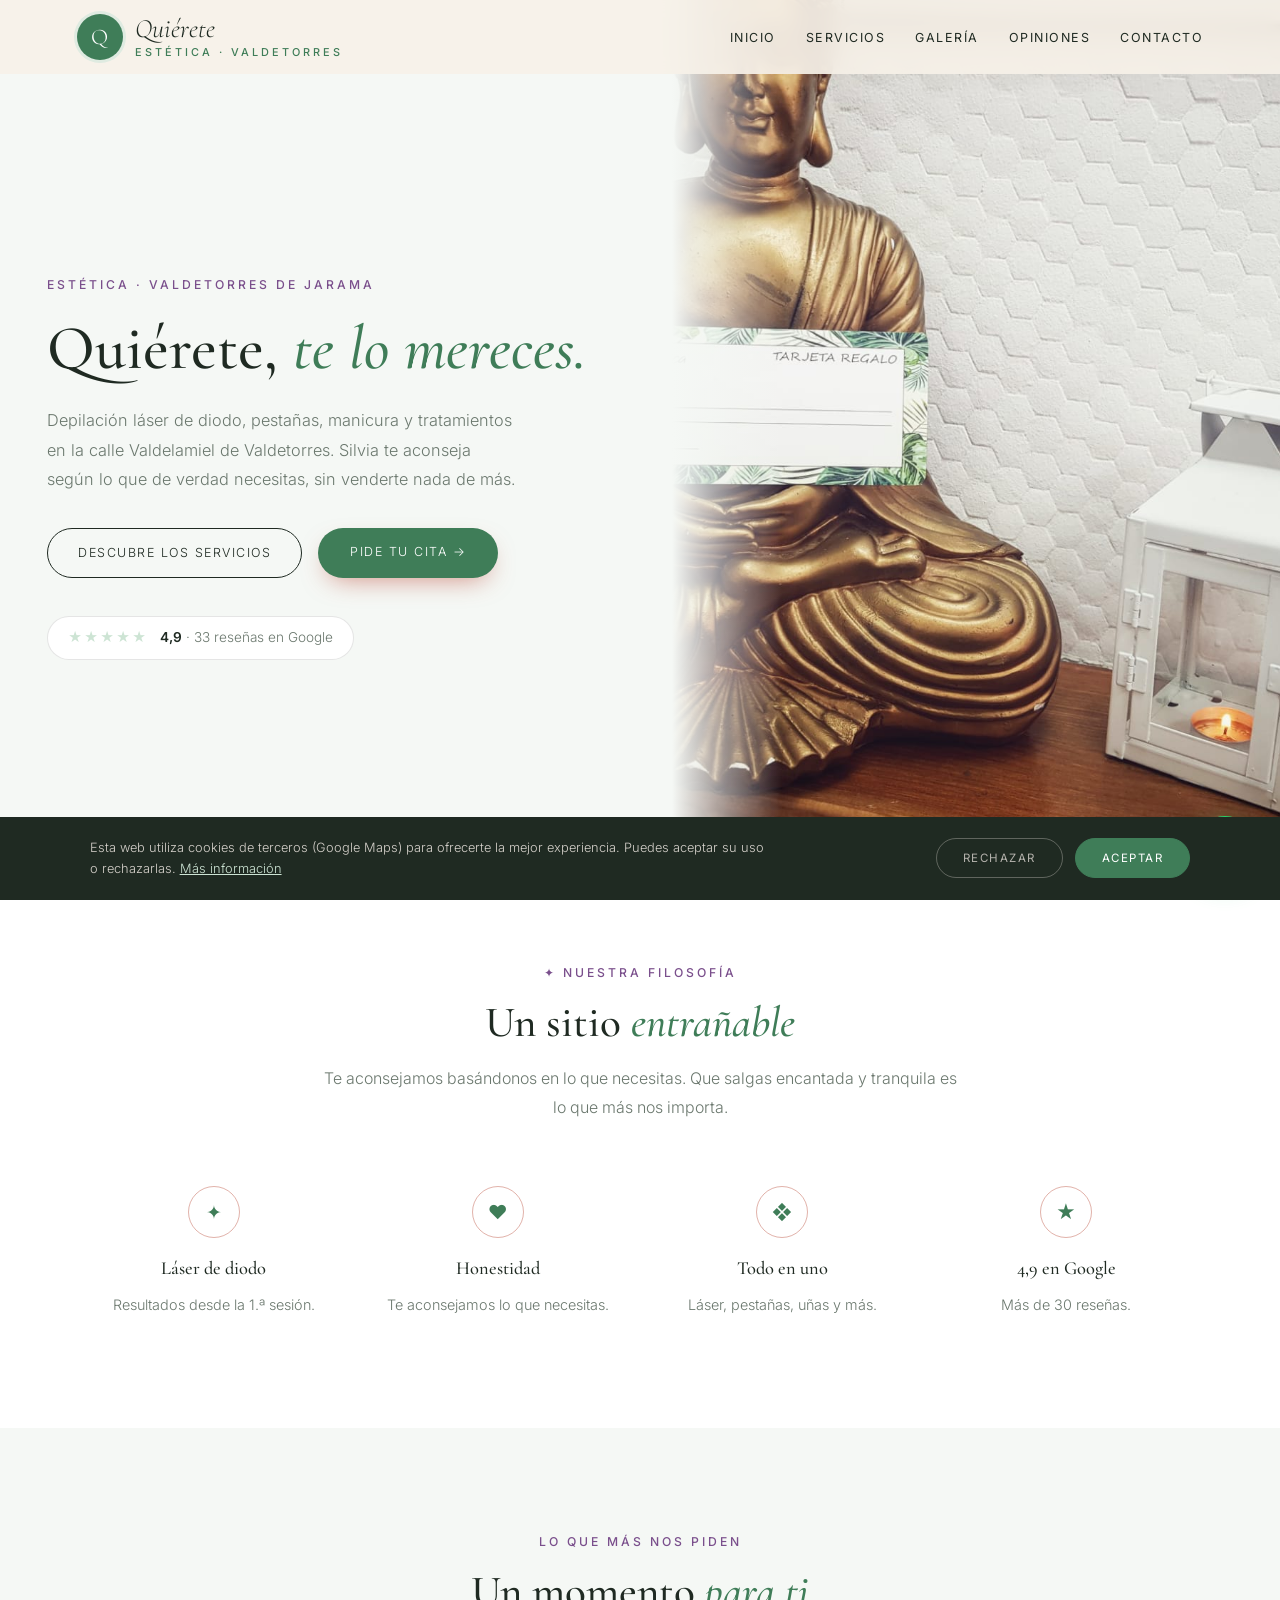
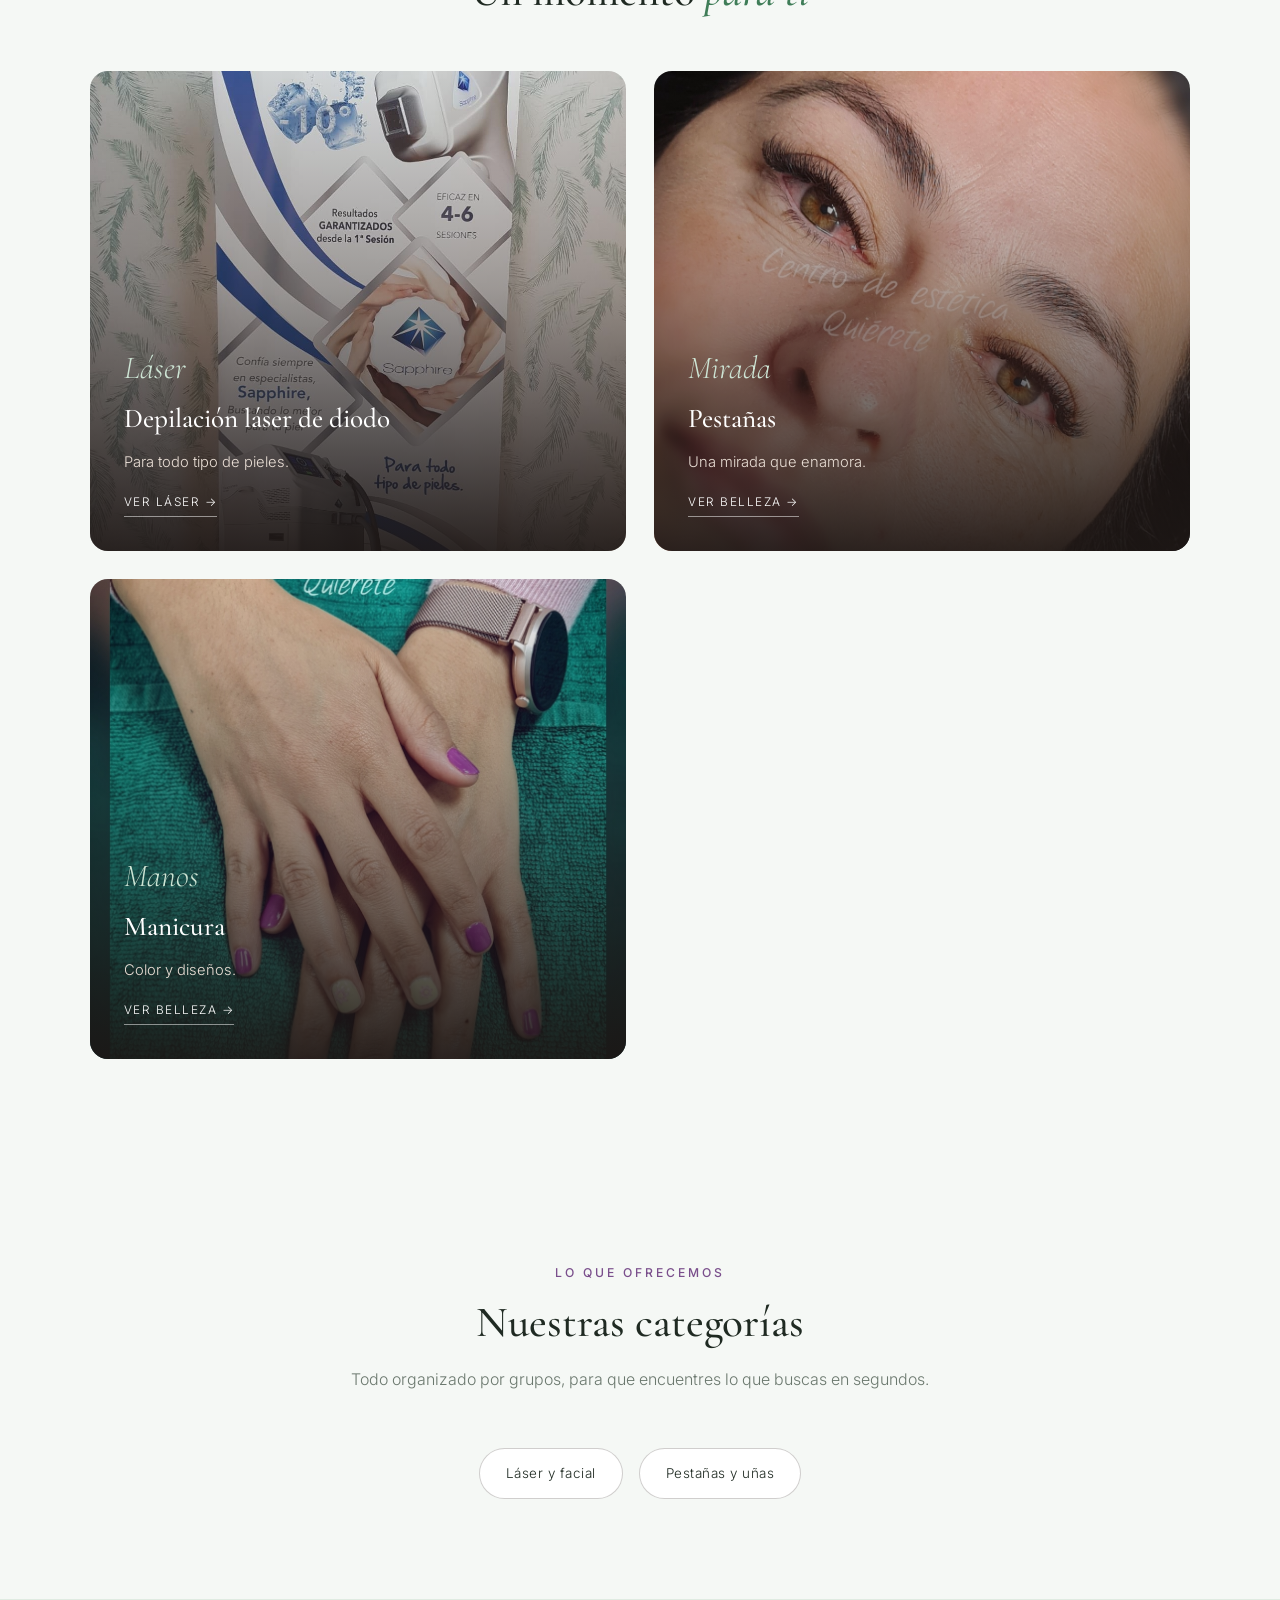
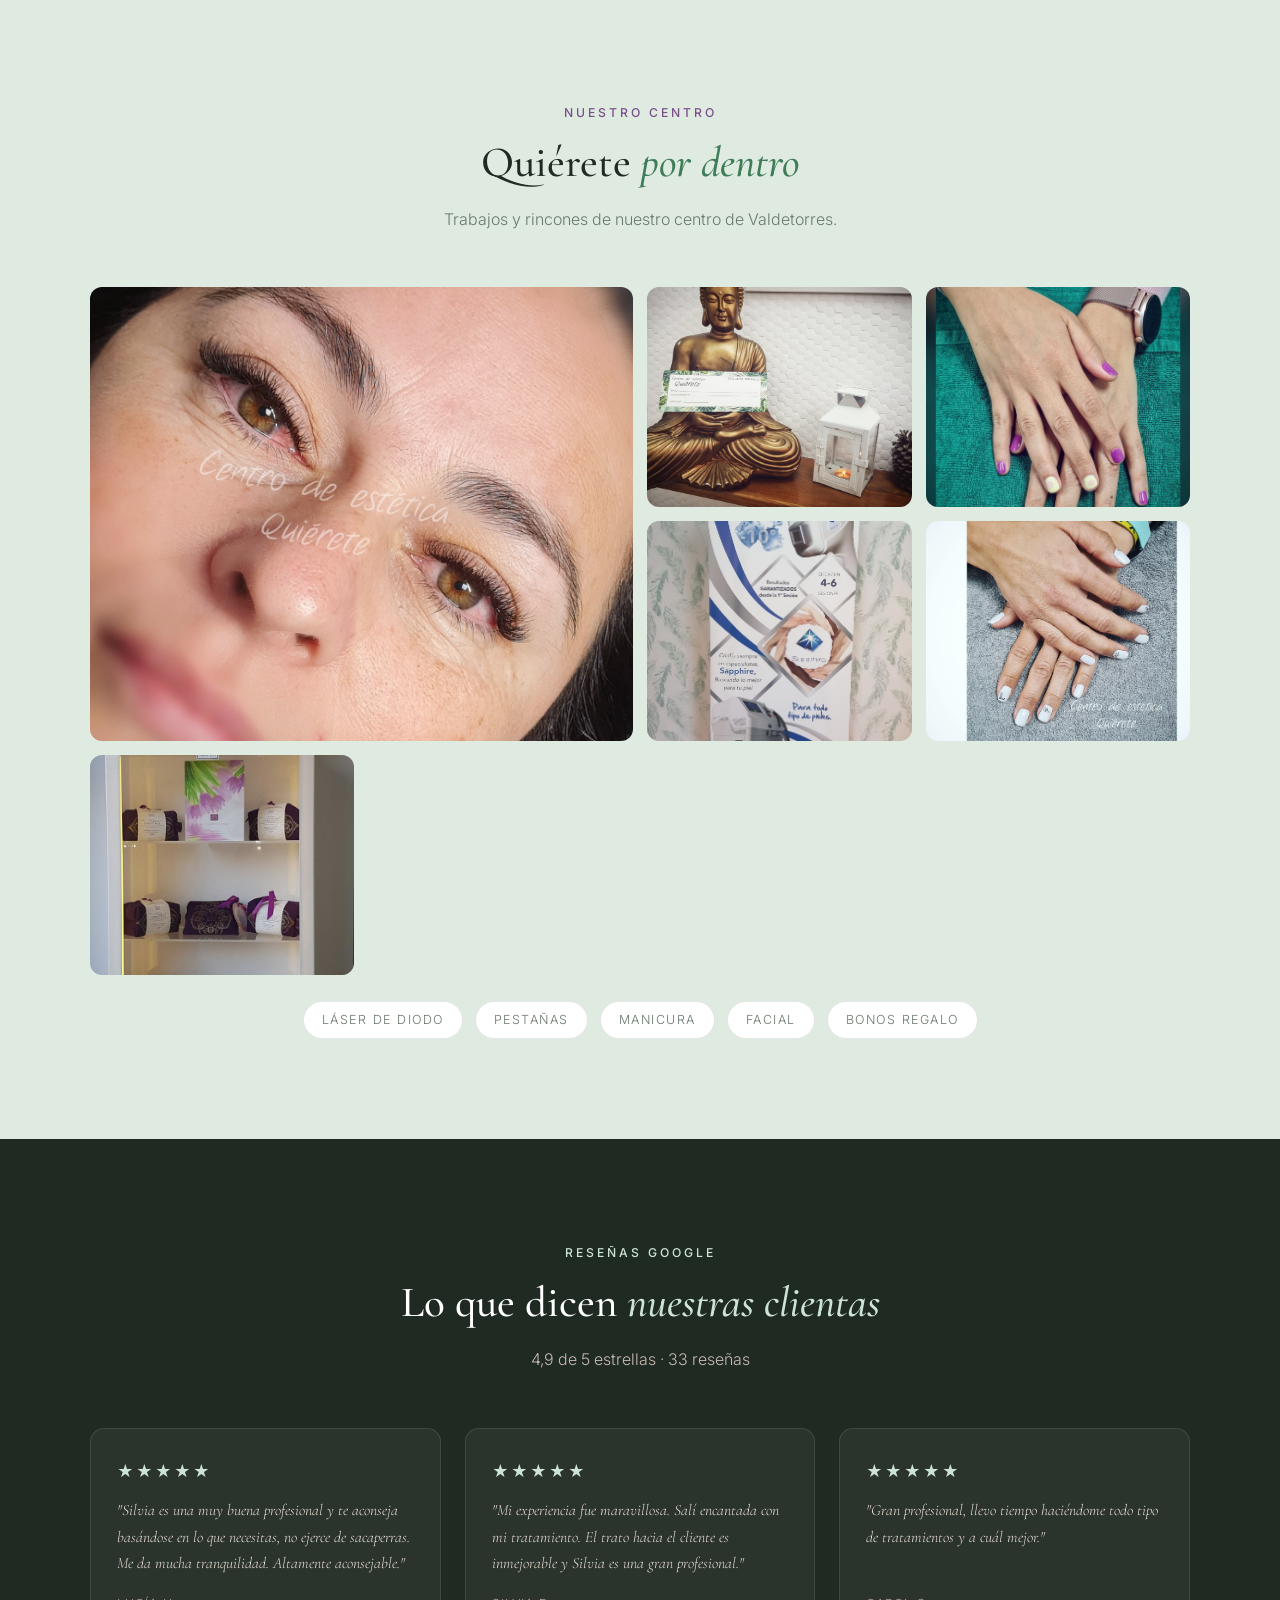
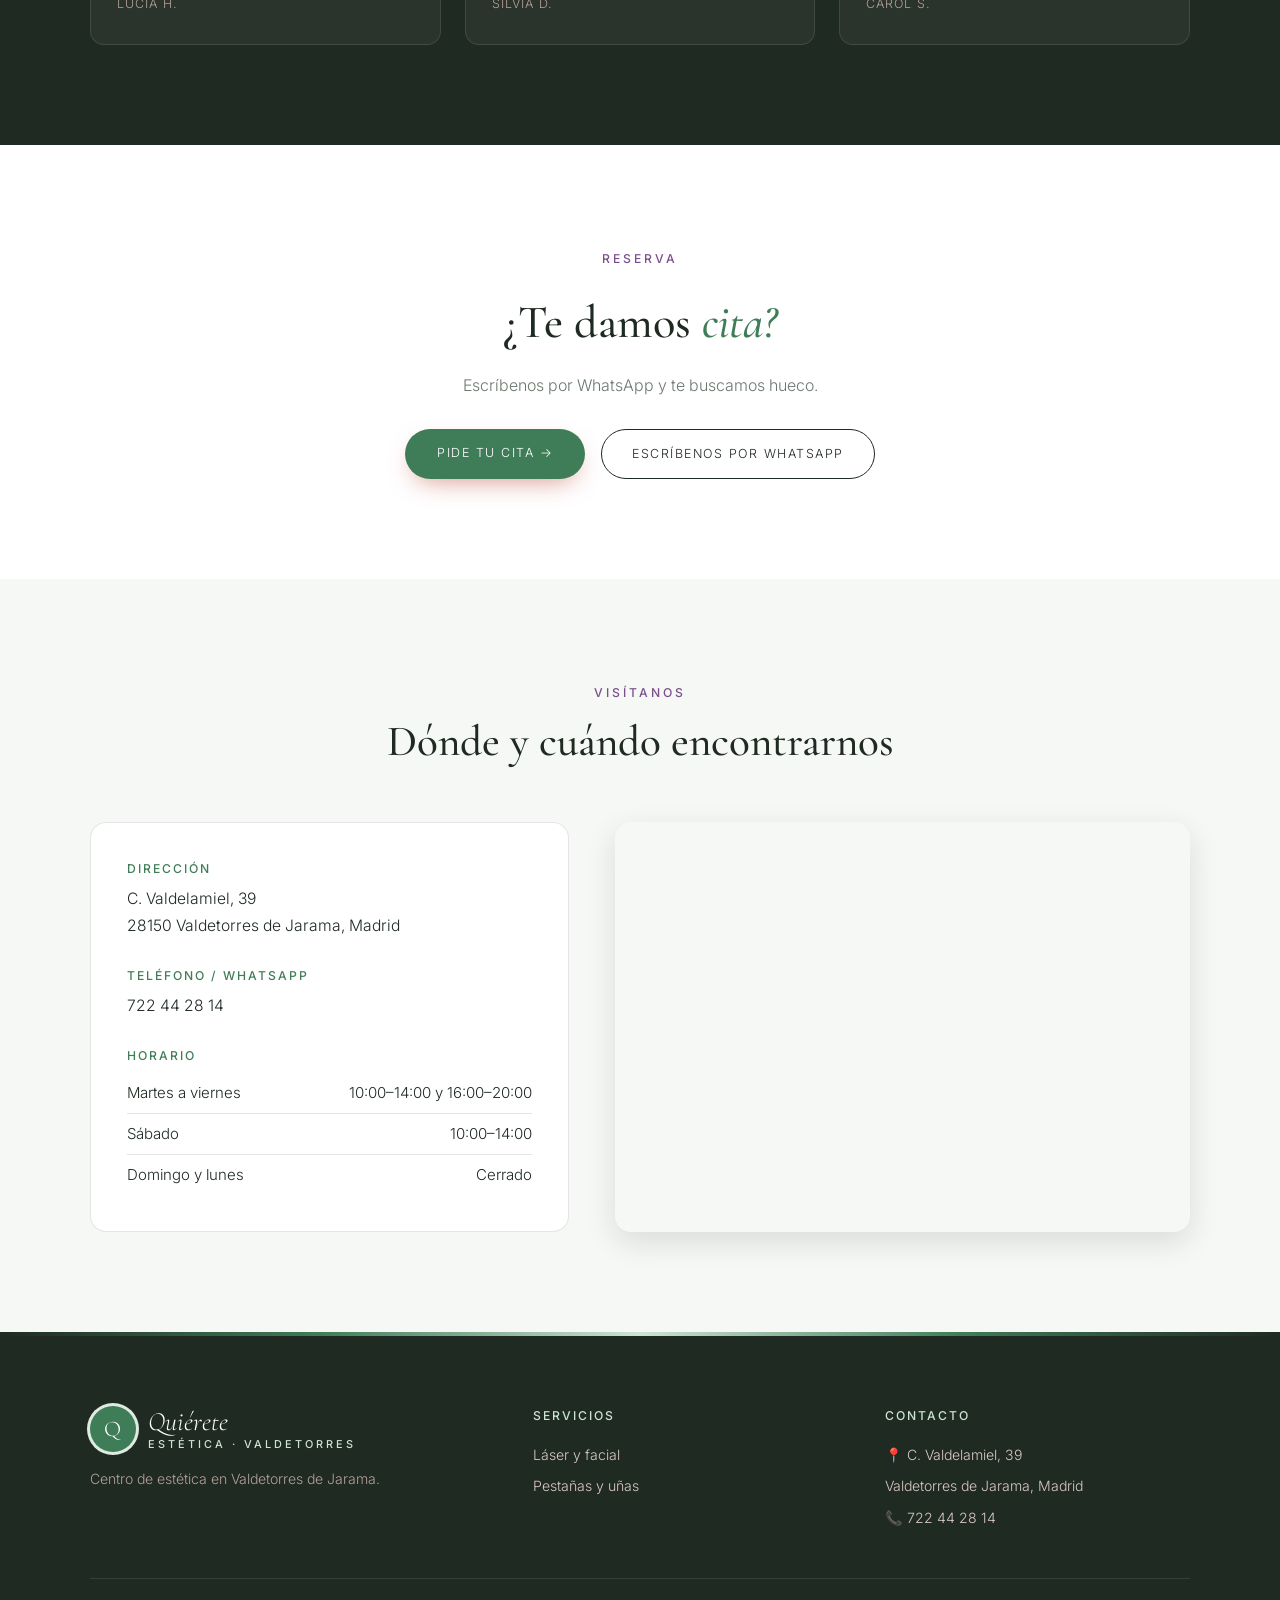
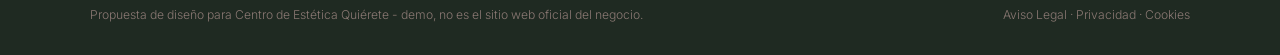
<file: index.html>
<!DOCTYPE html>
<html lang="es">
<head>
<meta charset="UTF-8">
<meta name="viewport" content="width=device-width, initial-scale=1.0">
<title>Centro de Estética Quiérete — Centro de estética en Valdetorres de Jarama</title>
<meta name="description" content="Centro de Estética Quiérete, en C. Valdelamiel 39, Valdetorres de Jarama. Depilación láser de diodo, pestañas, manicura y tratamientos con Silvia. 4,9★ con 33 reseñas en Google.">
<meta name="theme-color" content="#1f2a22">
<meta property="og:title" content="Centro de Estética Quiérete · Valdetorres de Jarama">
<meta property="og:image" content="maps_01.jpg">

<link rel="preconnect" href="https://fonts.googleapis.com"><link rel="preconnect" href="https://fonts.gstatic.com" crossorigin><link href="https://fonts.googleapis.com/css2?family=Cormorant+Garamond:ital,wght@0,500;0,600;1,500&family=Inter:wght@300;400;500;600&display=swap" rel="stylesheet">
<link rel="stylesheet" href="styles.css">
</head>
<body>

<header id="header">
  <a href="index.html" class="logo" aria-label="Centro de Estética Quiérete, inicio"><span class="logo-mark">Q</span><span class="logo-text"><span class="script">Quiérete</span><small>estética · Valdetorres</small></span></a>
  <nav id="nav" aria-label="Navegación principal"><ul><li><a href="index.html#inicio">Inicio</a></li><li><a href="servicios.html">Servicios</a></li><li><a href="index.html#galeria">Galería</a></li><li><a href="index.html#opiniones">Opiniones</a></li><li><a href="index.html#contacto">Contacto</a></li></ul></nav><button class="nav-toggle" id="navToggle" aria-label="Abrir menú">☰</button>
</header>

<section class="hero" id="inicio">
  <div class="hero-text">
    <span class="eyebrow">Estética · Valdetorres de Jarama</span>
    <h1>Quiérete, <em>te lo mereces.</em></h1>
    <p>Depilación láser de diodo, pestañas, manicura y tratamientos en la calle Valdelamiel de Valdetorres. Silvia te aconseja según lo que de verdad necesitas, sin venderte nada de más.</p>
    <div class="hero-ctas">
      <a href="servicios.html" class="btn-outline">Descubre los servicios</a>
      <a href="https://wa.me/34722442814?text=Hola%2C%20he%20visto%20vuestra%20web%20y%20me%20gustar%C3%ADa%20pedir%20cita%20en%20Qui%C3%A9rete" class="btn-solid" target="_blank" rel="noopener">Pide tu cita →</a>
    </div>
    <a class="hero-rating" href="https://www.google.com/maps/search/?api=1&query=Centro+de+Est%C3%A9tica+Qui%C3%A9rete,+Calle+Valdelamiel+39,+Valdetorres+de+Jarama" target="_blank" rel="noopener"><span class="stars">★★★★★</span><span><strong>4,9</strong> · 33 reseñas en Google</span></a>
  </div>
  <div class="hero-img"><img src="maps_01.jpg" alt="Rincón del Centro de Estética Quiérete en Valdetorres" style="object-position:center 50%;"></div>
</section>

<section class="trust">
  <div class="section-head">
    <span class="eyebrow">✦ Nuestra filosofía</span>
    <h2>Un sitio <em>entrañable</em></h2>
    <p>Te aconsejamos basándonos en lo que necesitas. Que salgas encantada y tranquila es lo que más nos importa.</p>
  </div>
  <div class="trust-grid">
    <div class="trust-card"><span class="trust-ic">✦</span><h3>Láser de diodo</h3><p>Resultados desde la 1.ª sesión.</p></div>
    <div class="trust-card"><span class="trust-ic">♥</span><h3>Honestidad</h3><p>Te aconsejamos lo que necesitas.</p></div>
    <div class="trust-card"><span class="trust-ic">❖</span><h3>Todo en uno</h3><p>Láser, pestañas, uñas y más.</p></div>
    <div class="trust-card"><span class="trust-ic">★</span><h3>4,9 en Google</h3><p>Más de 30 reseñas.</p></div>
  </div>
</section>

<section class="worlds">
  <div class="section-head">
    <span class="eyebrow">Lo que más nos piden</span>
    <h2>Un momento <em>para ti</em></h2>
  </div>
  <div class="worlds-grid">
    <a href="servicios.html#laser" class="world-card"><img src="maps_04.jpg" alt="Depilación láser de diodo"><div class="world-text"><span class="script">Láser</span><h3>Depilación láser de diodo</h3><p>Para todo tipo de pieles.</p><span class="world-link">Ver láser →</span></div></a>
    <a href="servicios.html#belleza" class="world-card"><img src="maps_08.jpg" alt="Pestañas"><div class="world-text"><span class="script">Mirada</span><h3>Pestañas</h3><p>Una mirada que enamora.</p><span class="world-link">Ver belleza →</span></div></a>
    <a href="servicios.html#belleza" class="world-card"><img src="maps_10.jpg" alt="Manicura"><div class="world-text"><span class="script">Manos</span><h3>Manicura</h3><p>Color y diseños.</p><span class="world-link">Ver belleza →</span></div></a>
  </div>
</section>

<section>
  <div class="section-head">
    <span class="eyebrow">Lo que ofrecemos</span>
    <h2>Nuestras categorías</h2>
    <p>Todo organizado por grupos, para que encuentres lo que buscas en segundos.</p>
  </div>
  <div class="cat-pills">
    <a href="servicios.html#laser" class="cat-pill">Láser y facial</a>
    <a href="servicios.html#belleza" class="cat-pill">Pestañas y uñas</a>
  </div>
</section>

<section class="gallery-wrap" id="galeria">
  <div class="section-head">
    <span class="eyebrow">Nuestro centro</span>
    <h2>Quiérete <em>por dentro</em></h2>
    <p>Trabajos y rincones de nuestro centro de Valdetorres.</p>
  </div>
  <div class="gallery">
    <figure class="big"><img src="maps_08.jpg" alt="Pestañas" loading="lazy"></figure>
    <figure><img src="maps_01.jpg" alt="Rincón zen con bono regalo" loading="lazy"></figure>
    <figure><img src="maps_10.jpg" alt="Manicura en lila" loading="lazy"></figure>
    <figure><img src="maps_04.jpg" alt="Láser de diodo" loading="lazy"></figure>
    <figure><img src="maps_09.jpg" alt="Manicura con diseño" loading="lazy"></figure>
    <figure><img src="maps_02.jpg" alt="Nuestros productos" loading="lazy"></figure>
  </div>
  <div class="brands"><span>Láser de diodo</span><span>Pestañas</span><span>Manicura</span><span>Facial</span><span>Bonos regalo</span></div>
</section>

<section class="reviews-wrap" id="opiniones">
  <div class="section-head">
    <span class="eyebrow">Reseñas Google</span>
    <h2>Lo que dicen <em>nuestras clientas</em></h2>
    <p>4,9 de 5 estrellas · 33 reseñas</p>
  </div>
  <div class="review-grid">
    <div class="review-card"><div class="stars">★★★★★</div><p>"Silvia es una muy buena profesional y te aconseja basándose en lo que necesitas, no ejerce de sacaperras. Me da mucha tranquilidad. Altamente aconsejable."</p><cite>Lucía H.</cite></div>
    <div class="review-card"><div class="stars">★★★★★</div><p>"Mi experiencia fue maravillosa. Salí encantada con mi tratamiento. El trato hacia el cliente es inmejorable y Silvia es una gran profesional."</p><cite>Silvia D.</cite></div>
    <div class="review-card"><div class="stars">★★★★★</div><p>"Gran profesional, llevo tiempo haciéndome todo tipo de tratamientos y a cuál mejor."</p><cite>Carol S.</cite></div>
  </div>
</section>

<section class="cta-section">
  <span class="eyebrow">Reserva</span>
  <h2>¿Te damos <em>cita?</em></h2>
  <p>Escríbenos por WhatsApp y te buscamos hueco.</p>
  <div class="cta-row">
    <a href="https://wa.me/34722442814?text=Hola%2C%20he%20visto%20vuestra%20web%20y%20me%20gustar%C3%ADa%20pedir%20cita%20en%20Qui%C3%A9rete" class="btn-solid" target="_blank" rel="noopener">Pide tu cita →</a>
    <a href="https://wa.me/34722442814?text=Hola%2C%20he%20visto%20vuestra%20web%20y%20me%20gustar%C3%ADa%20pedir%20cita%20en%20Qui%C3%A9rete" class="btn-outline" target="_blank" rel="noopener">Escríbenos por WhatsApp</a>
  </div>
</section>

<section class="contact-section" id="contacto">
  <div class="section-head">
    <span class="eyebrow">Visítanos</span>
    <h2>Dónde y cuándo encontrarnos</h2>
  </div>
  <div class="contact-grid">
    <div class="contact-info">
      <div class="contact-block"><h3>Dirección</h3><p>C. Valdelamiel, 39<br>28150 Valdetorres de Jarama, Madrid</p></div>
      <div class="contact-block"><h3>Teléfono / WhatsApp</h3><p><a href="tel:+34722442814">722 44 28 14</a></p></div>
      <div class="contact-block"><h3>Horario</h3><ul class="hours-list"><li><span>Martes a viernes</span><span>10:00–14:00 y 16:00–20:00</span></li><li><span>Sábado</span><span>10:00–14:00</span></li><li><span>Domingo y lunes</span><span>Cerrado</span></li></ul></div>
      
    </div>
    <div class="contact-map">
      <iframe title="Mapa de Centro de Estética Quiérete" src="https://www.google.com/maps?q=Centro+de+Est%C3%A9tica+Qui%C3%A9rete,+Calle+Valdelamiel+39,+Valdetorres+de+Jarama&output=embed" width="100%" height="100%" style="border:0;" allowfullscreen="" loading="lazy" referrerpolicy="no-referrer-when-downgrade"></iframe>
    </div>
  </div>
</section>

<footer>
  <div class="footer-grid">
    <div class="footer-brand">
      <a href="index.html" class="logo light"><span class="logo-mark">Q</span><span class="logo-text"><span class="script">Quiérete</span><small>estética · Valdetorres</small></span></a>
      <p>Centro de estética en Valdetorres de Jarama.</p>
    </div>
    <div><h4>Servicios</h4><ul><li><a href="servicios.html#laser">Láser y facial</a></li><li><a href="servicios.html#belleza">Pestañas y uñas</a></li></ul></div>
    <div><h4>Contacto</h4><ul><li>📍 C. Valdelamiel, 39</li><li>Valdetorres de Jarama, Madrid</li><li>📞 <a href="tel:+34722442814">722 44 28 14</a></li></ul></div>
  </div>
  <div class="footer-bottom">
    <span>Propuesta de diseño para Centro de Estética Quiérete - demo, no es el sitio web oficial del negocio.</span>
    <span><a href="aviso-legal.html">Aviso Legal</a> &middot; <a href="politica-privacidad.html">Privacidad</a> &middot; <a href="politica-cookies.html">Cookies</a></span>
  </div>
</footer>

<div id="cookie-banner" class="cookie-banner"><p>Esta web utiliza cookies de terceros (Google Maps) para ofrecerte la mejor experiencia. Puedes aceptar su uso o rechazarlas. <a href="politica-cookies.html">Más información</a></p><div class="cookie-actions"><button onclick="setCookieChoice('rejected')" class="ck-reject">Rechazar</button><button onclick="setCookieChoice('accepted')" class="ck-accept">Aceptar</button></div></div>
<div class="social-fabs"><a class="wa-fab" href="https://wa.me/34722442814?text=Hola%2C%20he%20visto%20vuestra%20web%20y%20me%20gustar%C3%ADa%20pedir%20cita%20en%20Qui%C3%A9rete" target="_blank" rel="noopener" aria-label="Escribir por WhatsApp"><svg width="28" height="28" viewBox="0 0 24 24" fill="white"><path d="M17.5 14.4c-.3-.1-1.8-.9-2-1s-.5-.1-.7.1-.8 1-.9 1.2-.3.2-.6.1a8.2 8.2 0 0 1-2.4-1.5 9 9 0 0 1-1.7-2.1c-.2-.3 0-.5.1-.6l.4-.5.3-.5v-.5l-.9-2.2c-.2-.6-.5-.5-.7-.5h-.6a1.1 1.1 0 0 0-.8.4 3.4 3.4 0 0 0-1 2.5 5.9 5.9 0 0 0 1.2 3.1 13.5 13.5 0 0 0 5.2 4.6c2.6 1 2.6.7 3.1.6a2.6 2.6 0 0 0 1.7-1.2 2.1 2.1 0 0 0 .2-1.2c-.1-.1-.3-.2-.6-.3ZM12 21.8a9.8 9.8 0 0 1-5-1.4l-.4-.2-3.7 1 1-3.6-.2-.4A9.8 9.8 0 1 1 12 21.8Zm8.4-18.3A11.8 11.8 0 0 0 1.8 17.7L.2 23.8l6.3-1.6a11.8 11.8 0 0 0 5.6 1.4A11.8 11.8 0 0 0 20.4 3.5Z"/></svg></a></div>
<script src="main.js"></script>
</body>
</html>
</file>
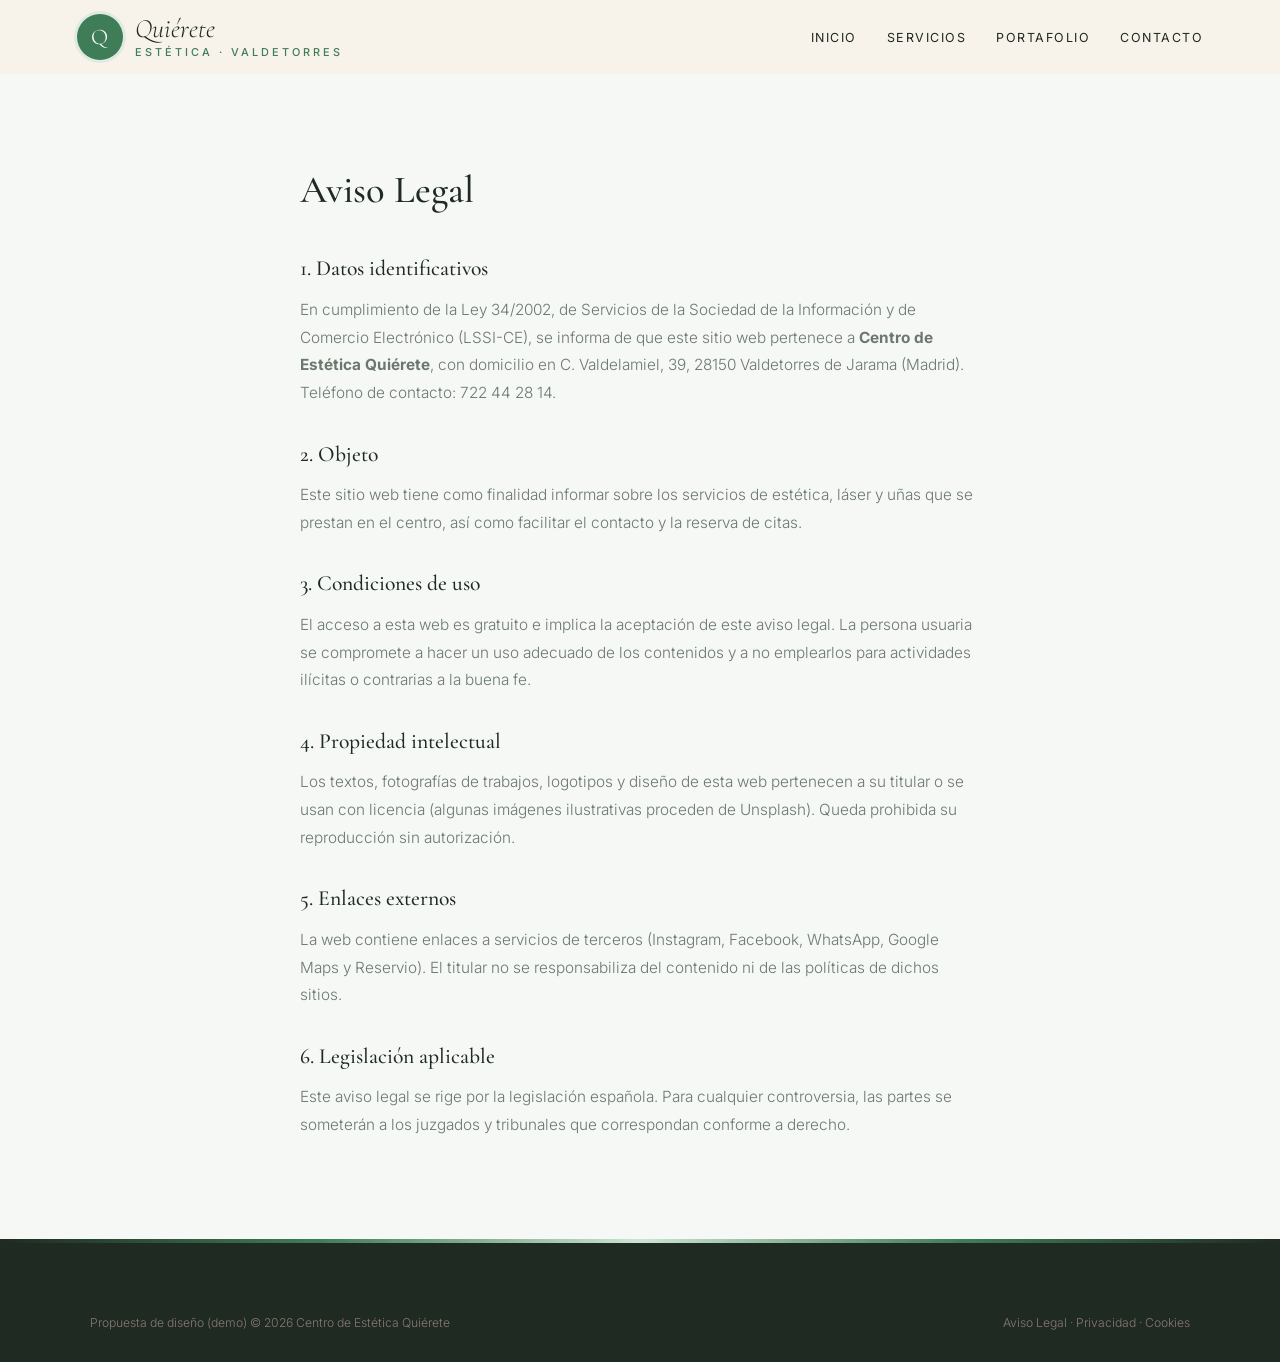
<file: aviso-legal.html>
<!DOCTYPE html>
<html lang="es">
<head>
<meta charset="UTF-8">
<meta name="viewport" content="width=device-width, initial-scale=1.0">
<title>Aviso Legal — Centro de Estética Quiérete</title>
<meta name="robots" content="noindex">

<link rel="preconnect" href="https://fonts.googleapis.com">
<link href="https://fonts.googleapis.com/css2?family=Cormorant+Garamond:ital,wght@0,500;0,600;1,500&family=Inter:wght@300;400;500;600&display=swap" rel="stylesheet">
<link rel="stylesheet" href="styles.css">
</head>
<body>
<header id="header" class="scrolled">
  <a href="index.html" class="logo" aria-label="Centro de Estética Quiérete, inicio">
    <span class="logo-mark">Q</span>
    <span class="logo-text"><span class="script">Quiérete</span><small>estética · Valdetorres</small></span>
  </a>
  <nav id="nav" aria-label="Navegación principal">
    <ul>
      <li><a href="index.html#inicio">Inicio</a></li>
      <li><a href="servicios.html">Servicios</a></li>
      <li><a href="portafolio.html">Portafolio</a></li>
      <li><a href="index.html#contacto">Contacto</a></li>
    </ul>
  </nav>
  <button class="nav-toggle" id="navToggle" aria-label="Abrir menú">☰</button>
</header>
<main class="legal"><h1>Aviso Legal</h1>
<h2>1. Datos identificativos</h2>
<p>En cumplimiento de la Ley 34/2002, de Servicios de la Sociedad de la Información y de Comercio Electrónico (LSSI-CE), se informa de que este sitio web pertenece a <strong>Centro de Estética Quiérete</strong>, con domicilio en C. Valdelamiel, 39, 28150 Valdetorres de Jarama (Madrid). Teléfono de contacto: 722 44 28 14.</p>
<h2>2. Objeto</h2>
<p>Este sitio web tiene como finalidad informar sobre los servicios de estética, láser y uñas que se prestan en el centro, así como facilitar el contacto y la reserva de citas.</p>
<h2>3. Condiciones de uso</h2>
<p>El acceso a esta web es gratuito e implica la aceptación de este aviso legal. La persona usuaria se compromete a hacer un uso adecuado de los contenidos y a no emplearlos para actividades ilícitas o contrarias a la buena fe.</p>
<h2>4. Propiedad intelectual</h2>
<p>Los textos, fotografías de trabajos, logotipos y diseño de esta web pertenecen a su titular o se usan con licencia (algunas imágenes ilustrativas proceden de Unsplash). Queda prohibida su reproducción sin autorización.</p>
<h2>5. Enlaces externos</h2>
<p>La web contiene enlaces a servicios de terceros (Instagram, Facebook, WhatsApp, Google Maps y Reservio). El titular no se responsabiliza del contenido ni de las políticas de dichos sitios.</p>
<h2>6. Legislación aplicable</h2>
<p>Este aviso legal se rige por la legislación española. Para cualquier controversia, las partes se someterán a los juzgados y tribunales que correspondan conforme a derecho.</p></main>
<footer>
  <div class="footer-bottom" style="margin-top:0">
    <span>Propuesta de diseño (demo) © 2026 Centro de Estética Quiérete</span>
    <span><a href="aviso-legal.html">Aviso Legal</a> &middot; <a href="politica-privacidad.html">Privacidad</a> &middot; <a href="politica-cookies.html">Cookies</a></span>
  </div>
</footer>
<script src="main.js"></script>
</body>
</html>
</file>
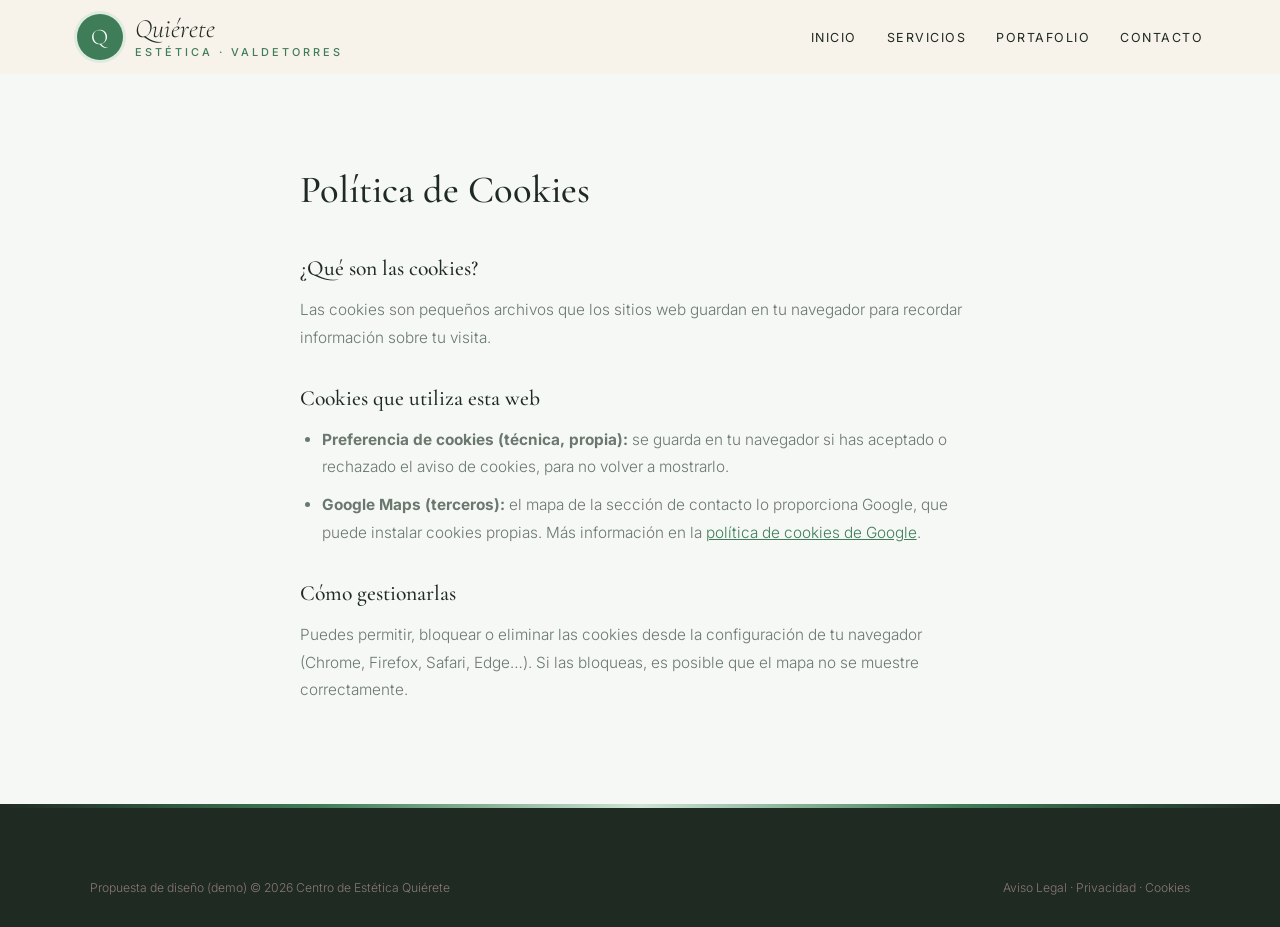
<file: politica-cookies.html>
<!DOCTYPE html>
<html lang="es">
<head>
<meta charset="UTF-8">
<meta name="viewport" content="width=device-width, initial-scale=1.0">
<title>Política de Cookies — Centro de Estética Quiérete</title>
<meta name="robots" content="noindex">

<link rel="preconnect" href="https://fonts.googleapis.com">
<link href="https://fonts.googleapis.com/css2?family=Cormorant+Garamond:ital,wght@0,500;0,600;1,500&family=Inter:wght@300;400;500;600&display=swap" rel="stylesheet">
<link rel="stylesheet" href="styles.css">
</head>
<body>
<header id="header" class="scrolled">
  <a href="index.html" class="logo" aria-label="Centro de Estética Quiérete, inicio">
    <span class="logo-mark">Q</span>
    <span class="logo-text"><span class="script">Quiérete</span><small>estética · Valdetorres</small></span>
  </a>
  <nav id="nav" aria-label="Navegación principal">
    <ul>
      <li><a href="index.html#inicio">Inicio</a></li>
      <li><a href="servicios.html">Servicios</a></li>
      <li><a href="portafolio.html">Portafolio</a></li>
      <li><a href="index.html#contacto">Contacto</a></li>
    </ul>
  </nav>
  <button class="nav-toggle" id="navToggle" aria-label="Abrir menú">☰</button>
</header>
<main class="legal"><h1>Política de Cookies</h1>
<h2>¿Qué son las cookies?</h2>
<p>Las cookies son pequeños archivos que los sitios web guardan en tu navegador para recordar información sobre tu visita.</p>
<h2>Cookies que utiliza esta web</h2>
<ul>
<li><strong>Preferencia de cookies (técnica, propia):</strong> se guarda en tu navegador si has aceptado o rechazado el aviso de cookies, para no volver a mostrarlo.</li>
<li><strong>Google Maps (terceros):</strong> el mapa de la sección de contacto lo proporciona Google, que puede instalar cookies propias. Más información en la <a href="https://policies.google.com/technologies/cookies" target="_blank" rel="noopener">política de cookies de Google</a>.</li>
</ul>
<h2>Cómo gestionarlas</h2>
<p>Puedes permitir, bloquear o eliminar las cookies desde la configuración de tu navegador (Chrome, Firefox, Safari, Edge…). Si las bloqueas, es posible que el mapa no se muestre correctamente.</p></main>
<footer>
  <div class="footer-bottom" style="margin-top:0">
    <span>Propuesta de diseño (demo) © 2026 Centro de Estética Quiérete</span>
    <span><a href="aviso-legal.html">Aviso Legal</a> &middot; <a href="politica-privacidad.html">Privacidad</a> &middot; <a href="politica-cookies.html">Cookies</a></span>
  </div>
</footer>
<script src="main.js"></script>
</body>
</html>
</file>
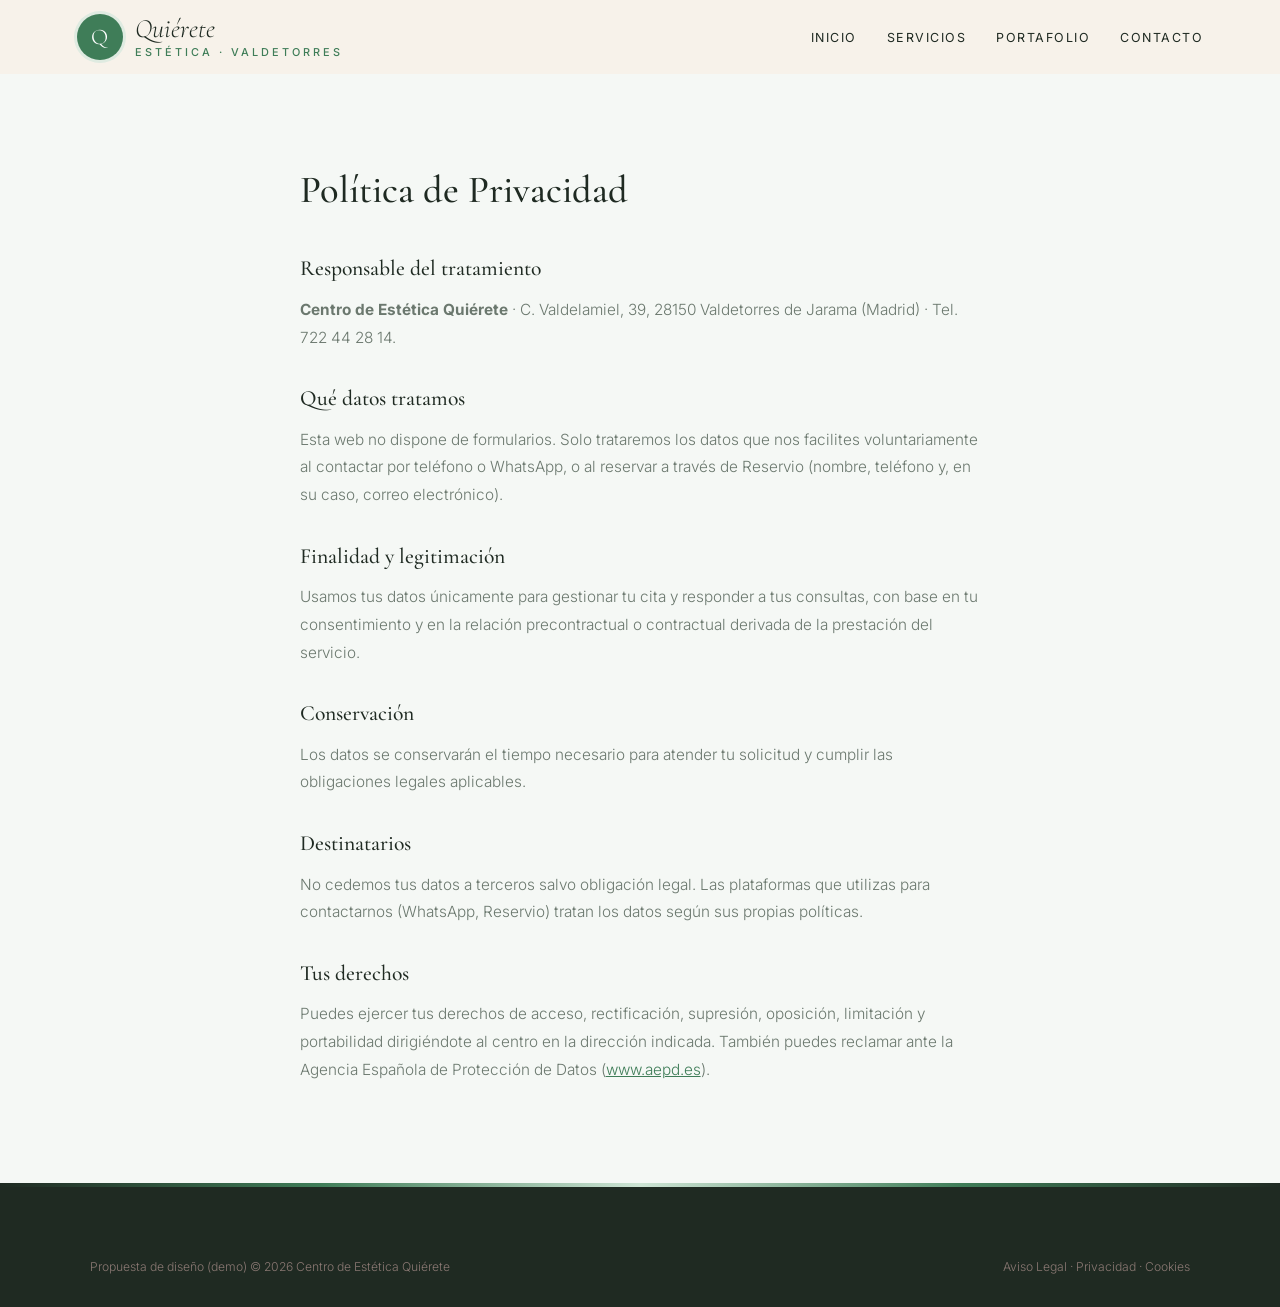
<file: politica-privacidad.html>
<!DOCTYPE html>
<html lang="es">
<head>
<meta charset="UTF-8">
<meta name="viewport" content="width=device-width, initial-scale=1.0">
<title>Política de Privacidad — Centro de Estética Quiérete</title>
<meta name="robots" content="noindex">

<link rel="preconnect" href="https://fonts.googleapis.com">
<link href="https://fonts.googleapis.com/css2?family=Cormorant+Garamond:ital,wght@0,500;0,600;1,500&family=Inter:wght@300;400;500;600&display=swap" rel="stylesheet">
<link rel="stylesheet" href="styles.css">
</head>
<body>
<header id="header" class="scrolled">
  <a href="index.html" class="logo" aria-label="Centro de Estética Quiérete, inicio">
    <span class="logo-mark">Q</span>
    <span class="logo-text"><span class="script">Quiérete</span><small>estética · Valdetorres</small></span>
  </a>
  <nav id="nav" aria-label="Navegación principal">
    <ul>
      <li><a href="index.html#inicio">Inicio</a></li>
      <li><a href="servicios.html">Servicios</a></li>
      <li><a href="portafolio.html">Portafolio</a></li>
      <li><a href="index.html#contacto">Contacto</a></li>
    </ul>
  </nav>
  <button class="nav-toggle" id="navToggle" aria-label="Abrir menú">☰</button>
</header>
<main class="legal"><h1>Política de Privacidad</h1>
<h2>Responsable del tratamiento</h2>
<p><strong>Centro de Estética Quiérete</strong> · C. Valdelamiel, 39, 28150 Valdetorres de Jarama (Madrid) · Tel. 722 44 28 14.</p>
<h2>Qué datos tratamos</h2>
<p>Esta web no dispone de formularios. Solo trataremos los datos que nos facilites voluntariamente al contactar por teléfono o WhatsApp, o al reservar a través de Reservio (nombre, teléfono y, en su caso, correo electrónico).</p>
<h2>Finalidad y legitimación</h2>
<p>Usamos tus datos únicamente para gestionar tu cita y responder a tus consultas, con base en tu consentimiento y en la relación precontractual o contractual derivada de la prestación del servicio.</p>
<h2>Conservación</h2>
<p>Los datos se conservarán el tiempo necesario para atender tu solicitud y cumplir las obligaciones legales aplicables.</p>
<h2>Destinatarios</h2>
<p>No cedemos tus datos a terceros salvo obligación legal. Las plataformas que utilizas para contactarnos (WhatsApp, Reservio) tratan los datos según sus propias políticas.</p>
<h2>Tus derechos</h2>
<p>Puedes ejercer tus derechos de acceso, rectificación, supresión, oposición, limitación y portabilidad dirigiéndote al centro en la dirección indicada. También puedes reclamar ante la Agencia Española de Protección de Datos (<a href="https://www.aepd.es" target="_blank" rel="noopener">www.aepd.es</a>).</p></main>
<footer>
  <div class="footer-bottom" style="margin-top:0">
    <span>Propuesta de diseño (demo) © 2026 Centro de Estética Quiérete</span>
    <span><a href="aviso-legal.html">Aviso Legal</a> &middot; <a href="politica-privacidad.html">Privacidad</a> &middot; <a href="politica-cookies.html">Cookies</a></span>
  </div>
</footer>
<script src="main.js"></script>
</body>
</html>
</file>
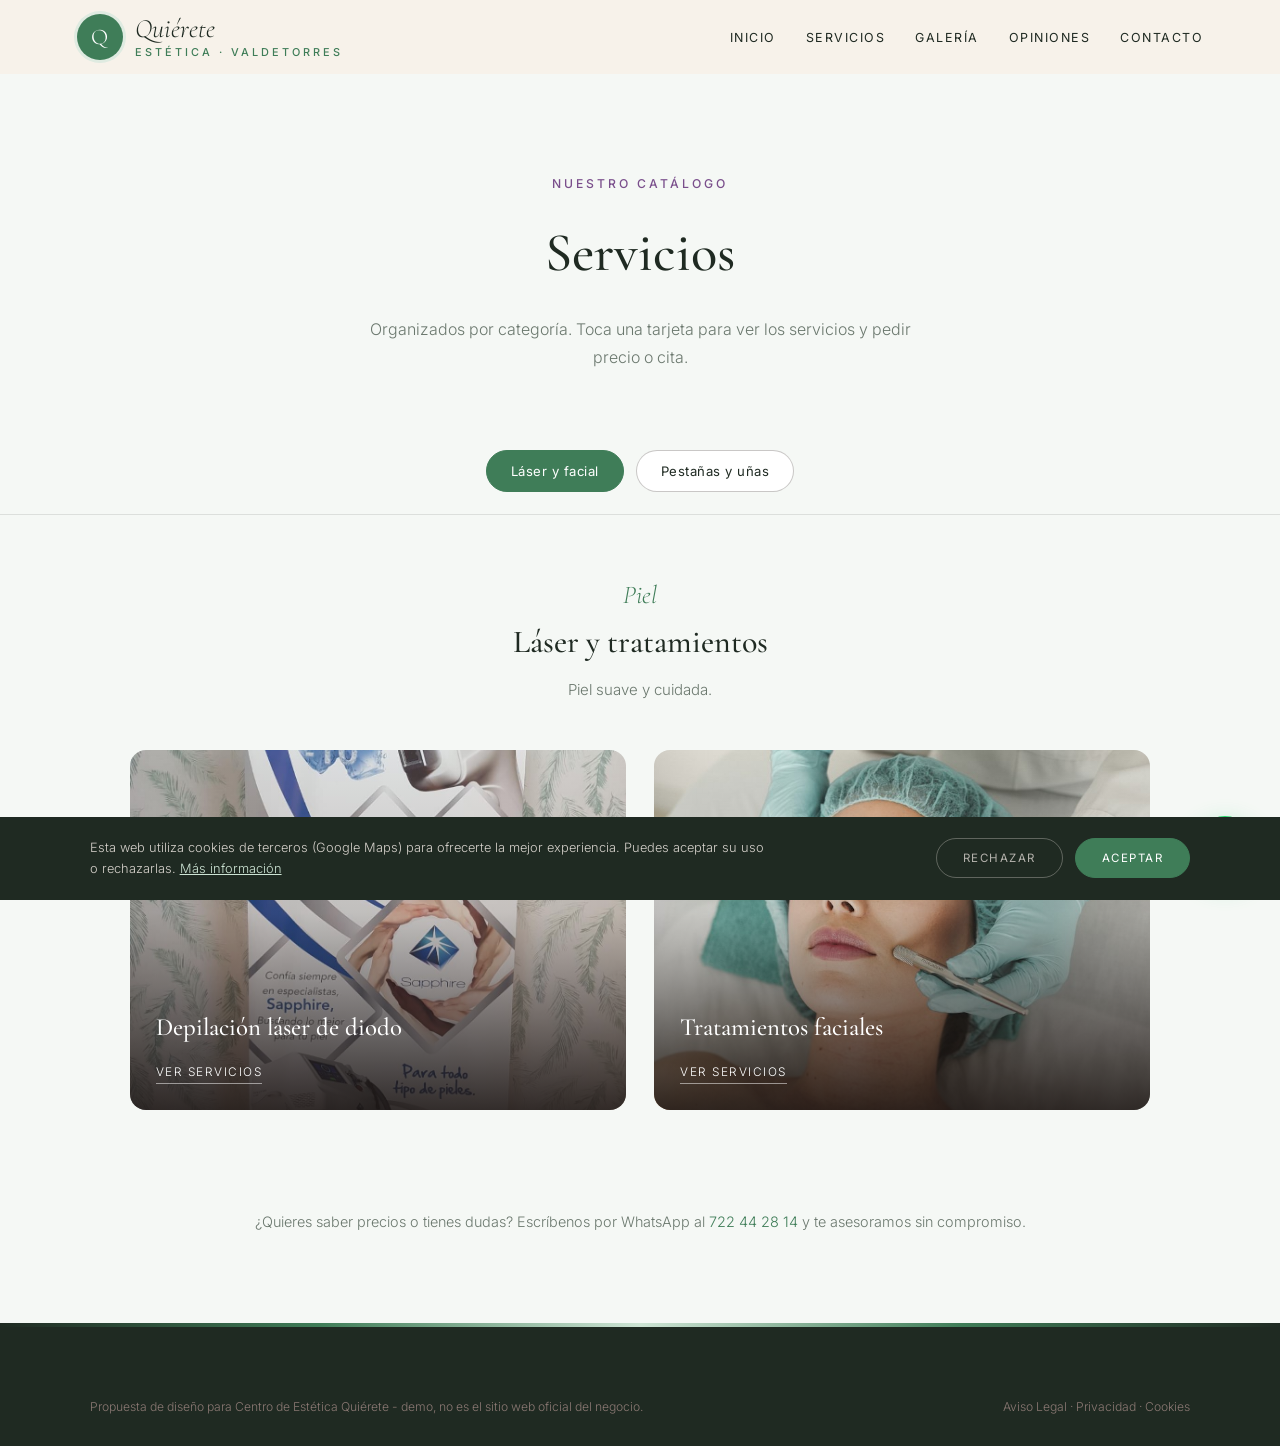
<file: servicios.html>
<!DOCTYPE html>
<html lang="es">
<head>
<meta charset="UTF-8">
<meta name="viewport" content="width=device-width, initial-scale=1.0">
<title>Servicios — Centro de Estética Quiérete · Valdetorres de Jarama</title>
<meta name="description" content="Servicios de Centro de Estética Quiérete en Valdetorres de Jarama.">

<link rel="preconnect" href="https://fonts.googleapis.com"><link rel="preconnect" href="https://fonts.gstatic.com" crossorigin><link href="https://fonts.googleapis.com/css2?family=Cormorant+Garamond:ital,wght@0,500;0,600;1,500&family=Inter:wght@300;400;500;600&display=swap" rel="stylesheet">
<link rel="stylesheet" href="styles.css">
</head>
<body>

<header id="header" class="scrolled">
  <a href="index.html" class="logo" aria-label="Centro de Estética Quiérete, inicio"><span class="logo-mark">Q</span><span class="logo-text"><span class="script">Quiérete</span><small>estética · Valdetorres</small></span></a>
  <nav id="nav" aria-label="Navegación principal"><ul><li><a href="index.html#inicio">Inicio</a></li><li><a href="servicios.html">Servicios</a></li><li><a href="index.html#galeria">Galería</a></li><li><a href="index.html#opiniones">Opiniones</a></li><li><a href="index.html#contacto">Contacto</a></li></ul></nav><button class="nav-toggle" id="navToggle" aria-label="Abrir menú">☰</button>
</header>

<div class="page-hero">
  <span class="eyebrow">Nuestro catálogo</span>
  <h1>Servicios</h1>
  <p>Organizados por categoría. Toca una tarjeta para ver los servicios y pedir precio o cita.</p>
</div>

<div class="tabs">
  <button class="tab-btn active" data-tab="laser">Láser y facial</button>
  <button class="tab-btn" data-tab="belleza">Pestañas y uñas</button>
  
</div>

<div class="tab-panel active" id="laser">
  <div class="tab-intro"><span class="script">Piel</span><h2>Láser y tratamientos</h2><p>Piel suave y cuidada.</p></div>
  <div class="cat-grid">
    <div class="cat-card" onclick="openModal('diodo')"><img src="maps_04.jpg" alt="Depilación láser de diodo" loading="lazy"><div class="cat-card-text"><h3>Depilación láser de diodo</h3><span>Ver servicios</span></div></div>
    <div class="cat-card" onclick="openModal('facial')"><img src="stock_01.jpg" alt="Tratamientos faciales" loading="lazy"><div class="cat-card-text"><h3>Tratamientos faciales</h3><span>Ver servicios</span></div></div>
  </div>
</div>

<div class="tab-panel" id="belleza">
  <div class="tab-intro"><span class="script">Belleza</span><h2>Pestañas y uñas</h2><p>Los detalles que marcan la diferencia.</p></div>
  <div class="cat-grid">
    <div class="cat-card" onclick="openModal('pestanas')"><img src="maps_08.jpg" alt="Pestañas" loading="lazy"><div class="cat-card-text"><h3>Pestañas</h3><span>Ver servicios</span></div></div>
    <div class="cat-card" onclick="openModal('manicura')"><img src="maps_10.jpg" alt="Manicura" loading="lazy"><div class="cat-card-text"><h3>Manicura</h3><span>Ver servicios</span></div></div>
    <div class="cat-card" onclick="openModal('bonos')"><img src="maps_01.jpg" alt="Bonos regalo" loading="lazy"><div class="cat-card-text"><h3>Bonos regalo</h3><span>Ver servicios</span></div></div>
  </div>
</div>


<p class="services-note">¿Quieres saber precios o tienes dudas? Escríbenos por WhatsApp al <a href="https://wa.me/34722442814" target="_blank" rel="noopener" style="color:var(--red)">722 44 28 14</a> y te asesoramos sin compromiso.</p>

<div class="modal-overlay" id="modal-diodo"><div class="modal">
  <button class="modal-close" onclick="closeModal('diodo')" aria-label="Cerrar">×</button>
  <h3>Depilación láser de diodo</h3><p class="modal-sub">Láser</p>
  <div class="svc-row"><div><div class="svc-name">Depilación láser de diodo</div><span class="svc-desc"></span></div><div class="svc-price">Consultar</div></div>
  <a class="modal-cta alt" href="https://wa.me/34722442814?text=Hola%2C%20quiero%20informaci%C3%B3n%20sobre%20depilaci%C3%B3n%20l%C3%A1ser%20de%20diodo" target="_blank" rel="noopener">Pedir cita por WhatsApp</a>
</div></div>

<div class="modal-overlay" id="modal-facial"><div class="modal">
  <button class="modal-close" onclick="closeModal('facial')" aria-label="Cerrar">×</button>
  <h3>Tratamientos faciales</h3><p class="modal-sub">Piel</p>
  <div class="svc-row"><div><div class="svc-name">Tratamientos faciales</div><span class="svc-desc"></span></div><div class="svc-price">Consultar</div></div>
  <a class="modal-cta alt" href="https://wa.me/34722442814?text=Hola%2C%20quiero%20informaci%C3%B3n%20sobre%20tratamientos%20faciales" target="_blank" rel="noopener">Pedir cita por WhatsApp</a>
</div></div>

<div class="modal-overlay" id="modal-pestanas"><div class="modal">
  <button class="modal-close" onclick="closeModal('pestanas')" aria-label="Cerrar">×</button>
  <h3>Pestañas</h3><p class="modal-sub">Mirada</p>
  <div class="svc-row"><div><div class="svc-name">Pestañas</div><span class="svc-desc"></span></div><div class="svc-price">Consultar</div></div>
  <a class="modal-cta alt" href="https://wa.me/34722442814?text=Hola%2C%20quiero%20informaci%C3%B3n%20sobre%20pesta%C3%B1as" target="_blank" rel="noopener">Pedir cita por WhatsApp</a>
</div></div>

<div class="modal-overlay" id="modal-manicura"><div class="modal">
  <button class="modal-close" onclick="closeModal('manicura')" aria-label="Cerrar">×</button>
  <h3>Manicura</h3><p class="modal-sub">Manos</p>
  <div class="svc-row"><div><div class="svc-name">Manicura</div><span class="svc-desc"></span></div><div class="svc-price">Consultar</div></div>
  <div class="svc-row"><div><div class="svc-name">Diseños</div><span class="svc-desc"></span></div><div class="svc-price">Consultar</div></div>
  <a class="modal-cta alt" href="https://wa.me/34722442814?text=Hola%2C%20quiero%20informaci%C3%B3n%20sobre%20manicura" target="_blank" rel="noopener">Pedir cita por WhatsApp</a>
</div></div>

<div class="modal-overlay" id="modal-bonos"><div class="modal">
  <button class="modal-close" onclick="closeModal('bonos')" aria-label="Cerrar">×</button>
  <h3>Bonos regalo</h3><p class="modal-sub">Regala</p>
  <div class="svc-row"><div><div class="svc-name">Bonos regalo</div><span class="svc-desc"></span></div><div class="svc-price">Consultar</div></div>
  <a class="modal-cta alt" href="https://wa.me/34722442814?text=Hola%2C%20quiero%20informaci%C3%B3n%20sobre%20bonos%20regalo" target="_blank" rel="noopener">Pedir cita por WhatsApp</a>
</div></div>


<footer>
  <div class="footer-bottom" style="margin-top:0">
    <span>Propuesta de diseño para Centro de Estética Quiérete - demo, no es el sitio web oficial del negocio.</span>
    <span><a href="aviso-legal.html">Aviso Legal</a> &middot; <a href="politica-privacidad.html">Privacidad</a> &middot; <a href="politica-cookies.html">Cookies</a></span>
  </div>
</footer>

<div id="cookie-banner" class="cookie-banner"><p>Esta web utiliza cookies de terceros (Google Maps) para ofrecerte la mejor experiencia. Puedes aceptar su uso o rechazarlas. <a href="politica-cookies.html">Más información</a></p><div class="cookie-actions"><button onclick="setCookieChoice('rejected')" class="ck-reject">Rechazar</button><button onclick="setCookieChoice('accepted')" class="ck-accept">Aceptar</button></div></div>
<div class="social-fabs"><a class="wa-fab" href="https://wa.me/34722442814?text=Hola%2C%20he%20visto%20vuestra%20web%20y%20me%20gustar%C3%ADa%20pedir%20cita%20en%20Qui%C3%A9rete" target="_blank" rel="noopener" aria-label="Escribir por WhatsApp"><svg width="28" height="28" viewBox="0 0 24 24" fill="white"><path d="M17.5 14.4c-.3-.1-1.8-.9-2-1s-.5-.1-.7.1-.8 1-.9 1.2-.3.2-.6.1a8.2 8.2 0 0 1-2.4-1.5 9 9 0 0 1-1.7-2.1c-.2-.3 0-.5.1-.6l.4-.5.3-.5v-.5l-.9-2.2c-.2-.6-.5-.5-.7-.5h-.6a1.1 1.1 0 0 0-.8.4 3.4 3.4 0 0 0-1 2.5 5.9 5.9 0 0 0 1.2 3.1 13.5 13.5 0 0 0 5.2 4.6c2.6 1 2.6.7 3.1.6a2.6 2.6 0 0 0 1.7-1.2 2.1 2.1 0 0 0 .2-1.2c-.1-.1-.3-.2-.6-.3ZM12 21.8a9.8 9.8 0 0 1-5-1.4l-.4-.2-3.7 1 1-3.6-.2-.4A9.8 9.8 0 1 1 12 21.8Zm8.4-18.3A11.8 11.8 0 0 0 1.8 17.7L.2 23.8l6.3-1.6a11.8 11.8 0 0 0 5.6 1.4A11.8 11.8 0 0 0 20.4 3.5Z"/></svg></a></div>
<script src="main.js"></script>
</body>
</html>
</file>
<file: styles.css>
:root{
  --cream:#f5f8f5; --paper:#ffffff; --tint:#dfebe1; --ink:#1f2a22; --dark:#1f2a22; --muted:#6b786e;
  --red:#3f7d58; --red-dark:#2f6244; --teal:#7a4f8c; --gold:#cde4d4; --line:rgba(0,0,0,.1);
  --brand-gradient:linear-gradient(90deg,#1f2a22,#3f7d58,#cde4d4,#3f7d58,#1f2a22);
}
*{margin:0;padding:0;box-sizing:border-box;}
html{scroll-behavior:smooth;}
body{font-family:'Inter',sans-serif;background:var(--cream);color:var(--ink);overflow-x:hidden;font-weight:300;line-height:1.6;}
a{text-decoration:none;color:inherit;}
h1,h2,h3{font-family:'Cormorant Garamond',serif;font-weight:500;}
h1 em,h2 em{font-style:italic;color:var(--red);}
img{max-width:100%;display:block;}
.script{font-family:'Cormorant Garamond',serif;font-style:italic;}

/* HEADER */
header{position:fixed;top:0;left:0;right:0;z-index:100;display:flex;justify-content:space-between;align-items:center;padding:14px 6%;background:rgba(247,241,233,.92);backdrop-filter:blur(10px);-webkit-backdrop-filter:blur(10px);transition:box-shadow .3s,padding .3s;}
header.scrolled{box-shadow:0 2px 24px rgba(28,22,20,.1);padding:8px 6%;}
.logo{display:flex;align-items:center;gap:12px;color:var(--dark);}
.logo-badge{width:58px;height:58px;border-radius:50%;object-fit:cover;box-shadow:0 0 0 2px var(--gold),0 6px 16px rgba(28,22,20,.15);transition:width .3s,height .3s;}
header.scrolled .logo-badge{width:46px;height:46px;}
.logo-text{display:flex;flex-direction:column;line-height:1;}
.logo-text .script{font-size:1.65rem;color:var(--dark);}
.logo-text small{font-size:.68rem;letter-spacing:3px;text-transform:uppercase;color:var(--red);margin-top:4px;font-weight:500;}
.logo.light .logo-text .script{color:#fff;}
.logo.light .logo-text small{color:var(--gold);}
nav ul{list-style:none;display:flex;gap:30px;}
nav a{font-size:.78rem;letter-spacing:1.5px;text-transform:uppercase;font-weight:400;position:relative;padding:4px 0;}
nav a::after{content:"";position:absolute;left:0;bottom:-2px;height:1px;width:100%;background:var(--red);transform:scaleX(0);transform-origin:right;transition:transform .3s;}
nav a:hover::after{transform:scaleX(1);transform-origin:left;}
.nav-toggle{display:none;font-size:1.6rem;background:none;border:none;color:var(--dark);cursor:pointer;}

/* BOTONES */
.btn-outline{display:inline-block;border:1px solid var(--dark);color:var(--dark);padding:14px 30px;font-size:.78rem;letter-spacing:1.5px;text-transform:uppercase;border-radius:40px;transition:all .25s;}
.btn-outline:hover{background:var(--dark);color:var(--cream);}
.btn-outline.light{border-color:rgba(255,255,255,.5);color:#fff;}
.btn-outline.light:hover{background:#fff;color:var(--dark);}
.btn-solid{display:inline-block;background:var(--red);color:#fff;padding:14px 32px;font-size:.78rem;letter-spacing:1.5px;text-transform:uppercase;border-radius:40px;transition:transform .25s,box-shadow .25s,background .25s;box-shadow:0 10px 26px -10px rgba(181,64,44,.6);}
.btn-solid:hover{transform:translateY(-2px);background:var(--red-dark);}

/* HERO */
.hero{min-height:95vh;display:grid;grid-template-columns:1.05fr .95fr;align-items:stretch;padding:0;}
.hero-text{display:flex;flex-direction:column;justify-content:center;padding:150px 7% 70px;}
.eyebrow{display:inline-block;color:var(--teal);text-transform:uppercase;letter-spacing:3px;font-size:.76rem;font-weight:500;}
.hero-text .eyebrow{margin-bottom:20px;}
.hero-text h1{font-size:clamp(2.4rem,5vw,3.9rem);line-height:1.12;margin-bottom:22px;color:var(--dark);}
.hero-text p{font-size:1.02rem;color:var(--muted);max-width:470px;line-height:1.8;margin-bottom:34px;}
.hero-ctas{display:flex;gap:16px;flex-wrap:wrap;}
.hero-rating{display:inline-flex;align-items:center;gap:12px;margin-top:38px;padding:10px 20px;border:1px solid var(--line);border-radius:40px;background:var(--paper);font-size:.85rem;color:var(--muted);align-self:flex-start;}
.hero-rating strong{color:var(--dark);font-weight:600;}
.stars{color:var(--gold);letter-spacing:2px;}
.hero-img{position:relative;overflow:hidden;}
.hero-img img{width:100%;height:100%;object-fit:cover;position:absolute;inset:0;}
.hero-img::after{content:"";position:absolute;inset:0;background:linear-gradient(90deg,var(--cream) 0%,rgba(247,241,233,0) 18%);}

/* SECCIONES */
section{padding:100px 7%;}
.section-head{text-align:center;max-width:640px;margin:0 auto 54px;}
.section-head h2{font-size:clamp(1.9rem,4vw,2.7rem);margin-top:12px;color:var(--dark);line-height:1.2;}
.section-head p{margin-top:16px;color:var(--muted);line-height:1.8;}

.trust{background:var(--paper);border-top:4px solid transparent;border-image:var(--brand-gradient) 1;}
.trust-grid{display:grid;grid-template-columns:repeat(auto-fit,minmax(230px,1fr));gap:36px;max-width:1150px;margin:0 auto;}
.trust-card{text-align:center;padding:10px;}
.trust-ic{display:inline-grid;place-items:center;width:52px;height:52px;border-radius:50%;border:1px solid rgba(181,64,44,.4);color:var(--red);font-size:1.2rem;margin-bottom:16px;}
.trust-card h3{font-size:1.15rem;color:var(--dark);margin-bottom:10px;}
.trust-card p{font-size:.9rem;color:var(--muted);line-height:1.7;}

/* DOS MUNDOS */
.worlds{background:var(--cream);}
.worlds-grid{display:grid;grid-template-columns:1fr 1fr;gap:28px;max-width:1150px;margin:0 auto;}
.world-card{position:relative;border-radius:18px;overflow:hidden;min-height:480px;display:flex;align-items:flex-end;color:#fff;}
.world-card img{position:absolute;inset:0;width:100%;height:100%;object-fit:cover;transition:transform .6s;}
.world-card:hover img{transform:scale(1.05);}
.world-card::after{content:"";position:absolute;inset:0;background:linear-gradient(to top,rgba(28,22,20,.92) 0%,rgba(28,22,20,.35) 55%,rgba(28,22,20,.05) 100%);}
.world-text{position:relative;z-index:2;padding:34px;}
.world-text .script{font-size:2rem;color:var(--gold);}
.world-text h3{font-size:1.7rem;margin:4px 0 10px;}
.world-text p{font-size:.92rem;color:#eadfd6;line-height:1.7;max-width:440px;}
.world-link{display:inline-block;margin-top:18px;font-size:.74rem;letter-spacing:1.5px;text-transform:uppercase;border-bottom:1px solid rgba(255,255,255,.5);padding-bottom:4px;}

/* PILLS */
.cat-pills{display:flex;flex-wrap:wrap;gap:16px;justify-content:center;max-width:1000px;margin:0 auto;}
.cat-pill{border:1px solid rgba(43,33,29,.22);padding:14px 26px;border-radius:30px;font-size:.84rem;letter-spacing:.5px;transition:all .2s;background:var(--paper);}
.cat-pill:hover{background:var(--red);color:#fff;border-color:var(--red);}

/* GALERIA */
.gallery-wrap{background:var(--tint);}
.gallery{max-width:1200px;margin:0 auto;display:grid;grid-template-columns:repeat(4,1fr);grid-auto-rows:220px;gap:14px;}
.gallery figure{overflow:hidden;border-radius:12px;margin:0;}
.gallery img{width:100%;height:100%;object-fit:cover;transition:transform .5s;}
.gallery figure:hover img{transform:scale(1.05);}
.gallery .big{grid-column:span 2;grid-row:span 2;}

/* RESEÑAS */
.reviews-wrap{background:var(--dark);color:#fff;position:relative;}
.reviews-wrap .section-head h2{color:#fff;}
.reviews-wrap .section-head h2 em{color:var(--gold);}
.reviews-wrap .section-head p{color:#c9b9b2;}
.reviews-wrap .eyebrow{color:var(--gold);}
.review-grid{display:grid;grid-template-columns:repeat(auto-fit,minmax(300px,1fr));gap:24px;max-width:1150px;margin:0 auto;}
.review-card{background:rgba(255,255,255,.05);border:1px solid rgba(255,255,255,.1);padding:30px 26px;border-radius:14px;display:flex;flex-direction:column;}
.review-card .stars{margin-bottom:14px;}
.review-card p{font-family:'Cormorant Garamond',serif;font-size:.98rem;color:#eadfd6;line-height:1.7;font-style:italic;margin-bottom:16px;flex:1;}
.review-card cite{font-size:.78rem;color:#b3a099;font-style:normal;text-transform:uppercase;letter-spacing:1px;}

/* CTA */
.cta-section{text-align:center;background:var(--paper);}
.cta-section h2{font-size:clamp(2rem,4vw,2.9rem);color:var(--dark);margin:14px 0 14px;}
.cta-section p{color:var(--muted);margin-bottom:30px;}
.cta-row{display:flex;gap:16px;justify-content:center;flex-wrap:wrap;}

/* CONTACTO */
.contact-section{background:var(--cream);}
.contact-grid{display:grid;grid-template-columns:1fr 1.2fr;gap:46px;max-width:1150px;margin:0 auto;align-items:stretch;}
.contact-info{display:flex;flex-direction:column;gap:26px;background:var(--paper);border:1px solid var(--line);border-radius:16px;padding:36px;}
.contact-block h3{font-family:'Inter',sans-serif;font-size:.76rem;text-transform:uppercase;letter-spacing:2px;color:var(--red);font-weight:500;margin-bottom:8px;}
.contact-block p{font-size:.98rem;color:var(--ink);line-height:1.7;}
.contact-block a:hover{color:var(--red);}
.hours-list{list-style:none;}
.hours-list li{display:flex;justify-content:space-between;gap:20px;padding:8px 0;border-bottom:1px solid var(--line);font-size:.94rem;}
.hours-list li:last-child{border-bottom:none;}
.contact-map{border-radius:16px;overflow:hidden;min-height:380px;box-shadow:0 10px 30px rgba(28,22,20,.12);}
.contact-map iframe{display:block;min-height:380px;}

/* FOOTER */
footer{background:var(--dark);color:#d9c9c5;padding:70px 7% 30px;border-top:4px solid transparent;border-image:var(--brand-gradient) 1;}
.footer-grid{display:grid;grid-template-columns:1.3fr 1fr 1fr;gap:46px;max-width:1200px;margin:0 auto;padding-bottom:40px;border-bottom:1px solid rgba(255,255,255,.1);}
.footer-brand p{font-size:.88rem;color:#b3a09a;margin-top:16px;}
footer h4{font-size:.76rem;text-transform:uppercase;letter-spacing:2px;color:var(--gold);margin-bottom:18px;font-weight:500;}
footer ul{list-style:none;}
footer li{margin-bottom:9px;font-size:.88rem;color:#d9c9c5;}
footer a:hover{color:var(--gold);}
.footer-bottom{max-width:1200px;margin:26px auto 0;display:flex;justify-content:space-between;flex-wrap:wrap;gap:10px;font-size:.76rem;color:#8a7873;}
.footer-bottom a{color:#8a7873;}

/* FABS */
.social-fabs{position:fixed;bottom:26px;right:26px;z-index:200;display:flex;flex-direction:column;gap:14px;align-items:center;}
.social-fabs a{width:52px;height:52px;border-radius:50%;display:flex;align-items:center;justify-content:center;box-shadow:0 10px 24px rgba(0,0,0,.2);transition:transform .2s;}
.social-fabs a:hover{transform:scale(1.08);}
.wa-fab{width:58px !important;height:58px !important;background:#25D366;box-shadow:0 10px 26px rgba(37,211,102,.45) !important;}
.ig-fab{background:radial-gradient(circle at 30% 110%,#fdf497 0%,#fdf497 5%,#fd5949 45%,#d6249f 60%,#285AEB 90%);}
.fb-fab{background:#1877F2;}

/* COOKIES */
.cookie-banner{display:none;position:fixed;bottom:0;left:0;right:0;z-index:300;background:var(--dark);padding:20px 7%;flex-wrap:wrap;align-items:center;justify-content:space-between;gap:16px;}
.cookie-banner p{font-size:.8rem;color:rgba(245,237,232,.85);line-height:1.7;max-width:680px;}
.cookie-banner p a{color:var(--gold);text-decoration:underline;}
.cookie-actions{display:flex;gap:12px;flex-shrink:0;}
.cookie-actions button{font-family:'Inter',sans-serif;font-size:.72rem;letter-spacing:1.5px;text-transform:uppercase;padding:12px 26px;cursor:pointer;border-radius:30px;}
.ck-reject{background:transparent;color:rgba(245,237,232,.7);border:1px solid rgba(245,237,232,.3);}
.ck-accept{background:var(--red);color:#fff;border:1px solid var(--red);}

/* PÁGINAS INTERIORES */
.page-hero{padding:170px 7% 60px;text-align:center;background:var(--cream);}
.page-hero h1{font-size:clamp(2.3rem,5vw,3.4rem);margin-top:14px;color:var(--dark);}
.page-hero p{color:var(--muted);max-width:580px;margin:18px auto 0;line-height:1.8;}
.tabs{position:sticky;top:74px;z-index:50;background:var(--cream);padding:18px 7% 22px;display:flex;gap:12px;justify-content:center;flex-wrap:wrap;border-bottom:1px solid var(--line);}
.tab-btn{border:1px solid rgba(43,33,29,.25);background:var(--paper);padding:12px 24px;border-radius:30px;font-family:'Inter',sans-serif;font-size:.82rem;letter-spacing:.5px;color:var(--ink);cursor:pointer;transition:all .2s;}
.tab-btn.active,.tab-btn:hover{background:var(--red);color:#fff;border-color:var(--red);}
.tab-panel{display:none;padding:60px 7% 100px;max-width:1200px;margin:0 auto;}
.tab-panel.active{display:block;animation:fadeIn .5s;}
@keyframes fadeIn{from{opacity:0;transform:translateY(12px)}to{opacity:1;transform:none}}
.tab-intro{text-align:center;max-width:600px;margin:0 auto 46px;}
.tab-intro .script{font-size:1.6rem;color:var(--red);}
.tab-intro h2{font-size:2rem;color:var(--dark);}
.tab-intro p{color:var(--muted);margin-top:10px;line-height:1.75;font-size:.94rem;}

.cat-grid{display:grid;grid-template-columns:repeat(auto-fit,minmax(280px,1fr));gap:28px;}
.cat-grid.single{grid-template-columns:1fr;max-width:640px;margin:0 auto;}
.cat-grid.single .cat-card{height:440px;}
.cat-card{position:relative;border-radius:16px;overflow:hidden;height:360px;cursor:pointer;background:var(--tint);}
.cat-card img{width:100%;height:100%;object-fit:cover;transition:transform .5s;}
.cat-card:hover img{transform:scale(1.06);}
.cat-card::after{content:'';position:absolute;inset:0;background:linear-gradient(to top,rgba(28,22,20,.88) 0%,rgba(28,22,20,.15) 55%,transparent 100%);}
.cat-card-text{position:absolute;bottom:0;left:0;right:0;padding:26px;z-index:2;}
.cat-card-text h3{color:#fff;font-size:1.55rem;margin-bottom:10px;}
.cat-card-text span{color:#fff;font-size:.74rem;text-transform:uppercase;letter-spacing:1.5px;border-bottom:1px solid rgba(255,255,255,.5);padding-bottom:4px;}

.modal-overlay{display:none;position:fixed;inset:0;background:rgba(28,22,20,.78);z-index:300;align-items:center;justify-content:center;padding:20px;}
.modal-overlay.open{display:flex;}
.modal{background:var(--paper);max-width:560px;width:100%;max-height:85vh;overflow-y:auto;border-radius:16px;padding:40px;position:relative;}
.modal-close{position:absolute;top:16px;right:20px;background:none;border:none;font-size:1.7rem;color:var(--ink);cursor:pointer;}
.modal h3{font-size:1.8rem;color:var(--dark);margin-bottom:6px;}
.modal .modal-sub{color:var(--muted);font-size:.86rem;margin-bottom:22px;}
.svc-row{display:flex;justify-content:space-between;align-items:center;padding:16px 0;border-bottom:1px solid var(--line);gap:16px;}
.svc-row:last-of-type{border-bottom:none;}
.svc-name{font-size:.98rem;color:var(--ink);font-weight:400;}
.svc-desc{font-size:.8rem;color:var(--muted);display:block;margin-top:3px;line-height:1.5;}
.svc-price{font-size:.72rem;color:var(--red);text-transform:uppercase;letter-spacing:1px;white-space:nowrap;font-weight:500;}
.modal-cta{display:block;text-align:center;background:var(--red);color:#fff;padding:14px;border-radius:30px;margin-top:26px;font-size:.8rem;text-transform:uppercase;letter-spacing:1.5px;}
.modal-cta.alt{background:#25D366;margin-top:10px;}
.services-note{text-align:center;color:var(--muted);font-size:.9rem;padding:0 7% 90px;}

.portfolio-grid{display:grid;grid-template-columns:repeat(auto-fill,minmax(260px,1fr));gap:18px;}
.portfolio-grid figure{border-radius:14px;overflow:hidden;aspect-ratio:4/5;cursor:zoom-in;background:var(--tint);}
.portfolio-grid img{width:100%;height:100%;object-fit:cover;transition:transform .5s;}
.portfolio-grid figure:hover img{transform:scale(1.05);}
.lightbox{display:none;position:fixed;inset:0;z-index:400;background:rgba(15,12,10,.94);align-items:center;justify-content:center;padding:30px;cursor:zoom-out;}
.lightbox.open{display:flex;}
.lightbox img{max-width:100%;max-height:90vh;border-radius:10px;}

.legal{max-width:860px;margin:0 auto;padding:160px 7% 90px;}
.legal h1{font-size:2.4rem;color:var(--dark);margin-bottom:26px;}
.legal h2{font-size:1.35rem;color:var(--dark);margin:30px 0 10px;}
.legal p,.legal li{color:var(--muted);line-height:1.8;margin-bottom:10px;font-size:.96rem;}
.legal ul{padding-left:22px;}
.legal a{color:var(--red);text-decoration:underline;}

@media(max-width:900px){
  .hero{grid-template-columns:1fr;}
  .hero-img{height:340px;order:-1;margin-top:82px;}
  .hero-img::after{background:linear-gradient(0deg,var(--cream) 0%,rgba(247,241,233,0) 25%);}
  .hero-text{padding:30px 6% 60px;}
  .worlds-grid{grid-template-columns:1fr;}
  .world-card{min-height:420px;}
  .gallery{grid-template-columns:repeat(2,1fr);grid-auto-rows:170px;}
  .gallery .big{grid-column:span 2;grid-row:span 2;}
  .footer-grid{grid-template-columns:1fr;gap:30px;}
  .contact-grid{grid-template-columns:1fr;}
  .contact-map,.contact-map iframe{min-height:300px;}
  nav{position:fixed;top:0;right:0;height:100vh;width:78%;max-width:300px;background:var(--cream);padding:110px 40px;transform:translateX(100%);transition:transform .4s;box-shadow:-10px 0 40px rgba(0,0,0,.12);}
  nav.open{transform:translateX(0);}
  nav ul{flex-direction:column;gap:26px;}
  .nav-toggle{display:block;position:relative;z-index:110;}
  section{padding:70px 6%;}
  .tabs{top:66px;overflow-x:auto;justify-content:flex-start;flex-wrap:nowrap;}
  .tab-btn{flex-shrink:0;}
  .page-hero{padding:140px 6% 40px;}
  .modal{padding:34px 24px;}
}
@media(max-width:520px){
  .logo-text .script{font-size:1.35rem;}
  .logo-badge{width:48px;height:48px;}
  .social-fabs{right:16px;bottom:16px;}
  .social-fabs a{width:46px;height:46px;}
}

.logo-mark{width:46px;height:46px;border-radius:50%;background:var(--red);color:#fff;display:grid;place-items:center;font-family:'Cormorant Garamond',serif;font-size:1.4rem;box-shadow:0 0 0 3px var(--tint);}
.brands{display:flex;flex-wrap:wrap;gap:12px;justify-content:center;margin-top:26px;}
.brands span{border:1px solid var(--line);border-radius:30px;padding:8px 18px;font-size:.78rem;letter-spacing:1.5px;text-transform:uppercase;color:var(--muted);background:var(--paper);}
</file>
